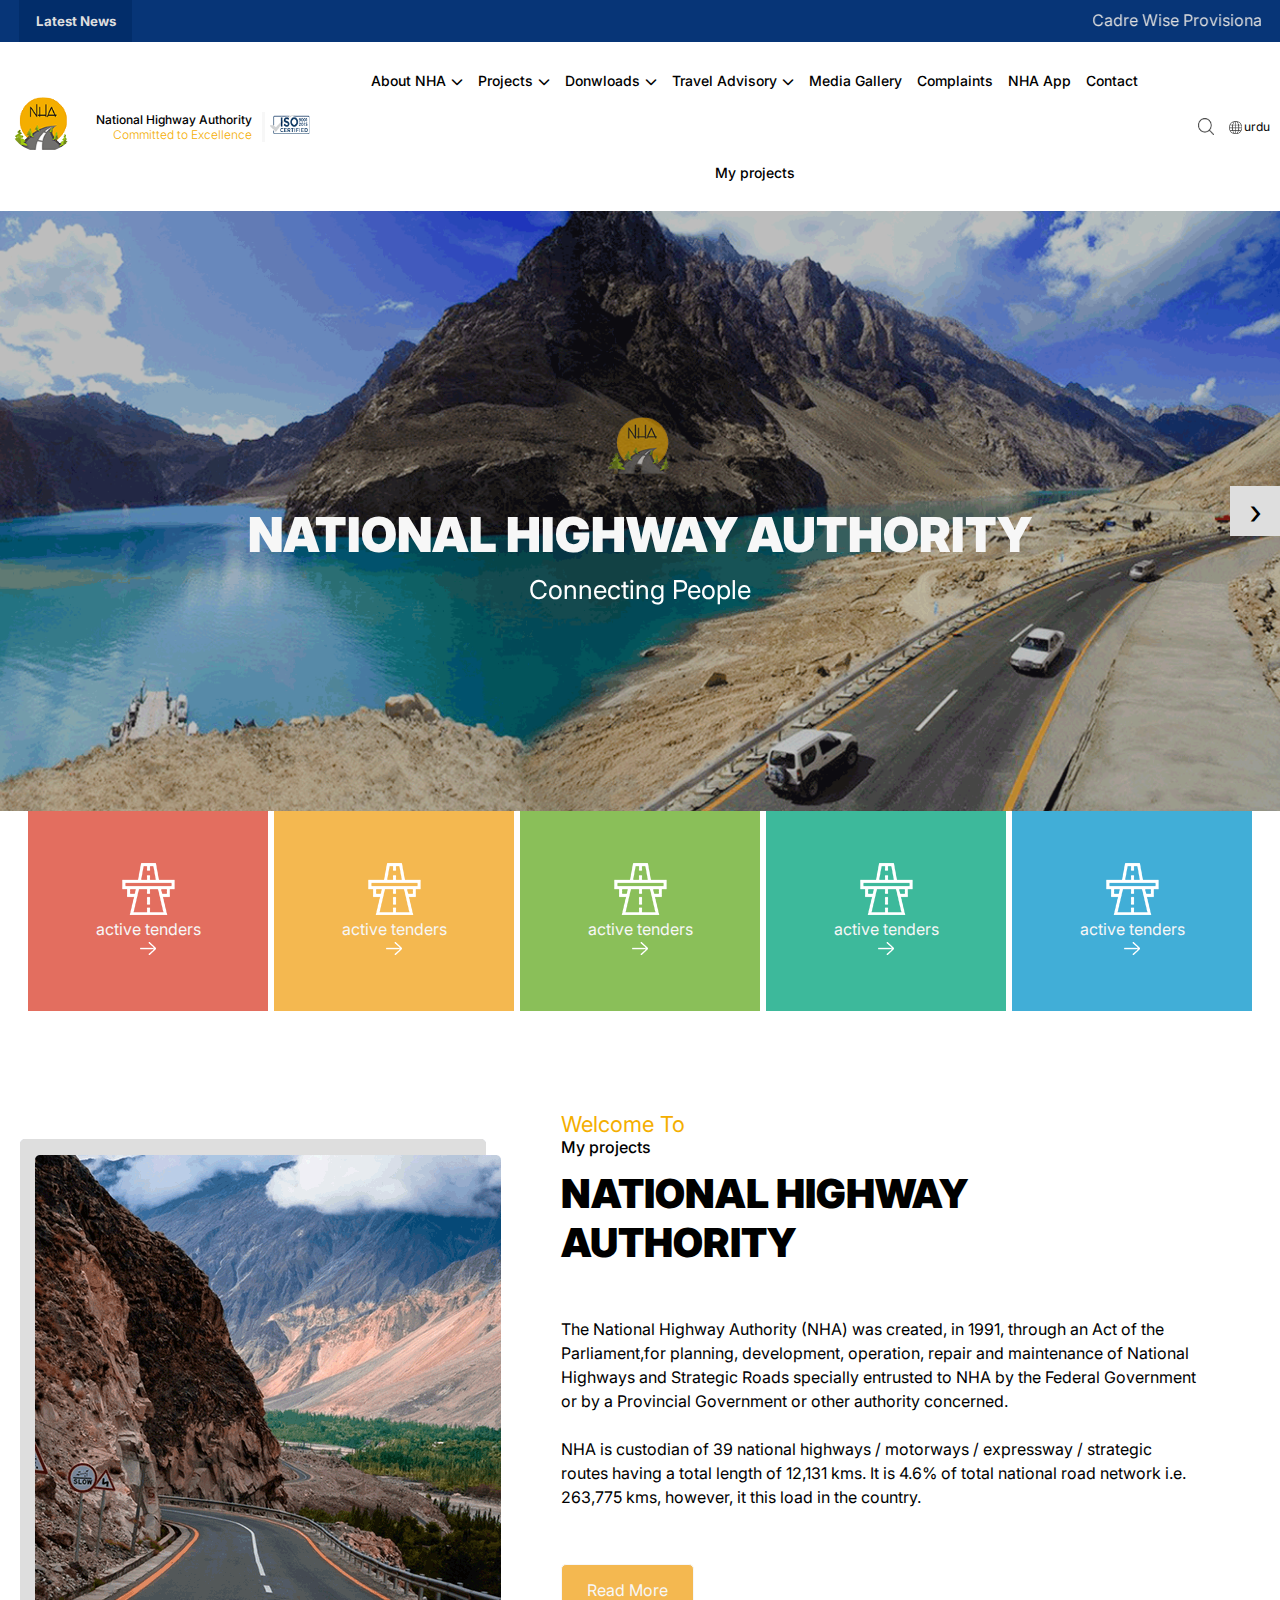
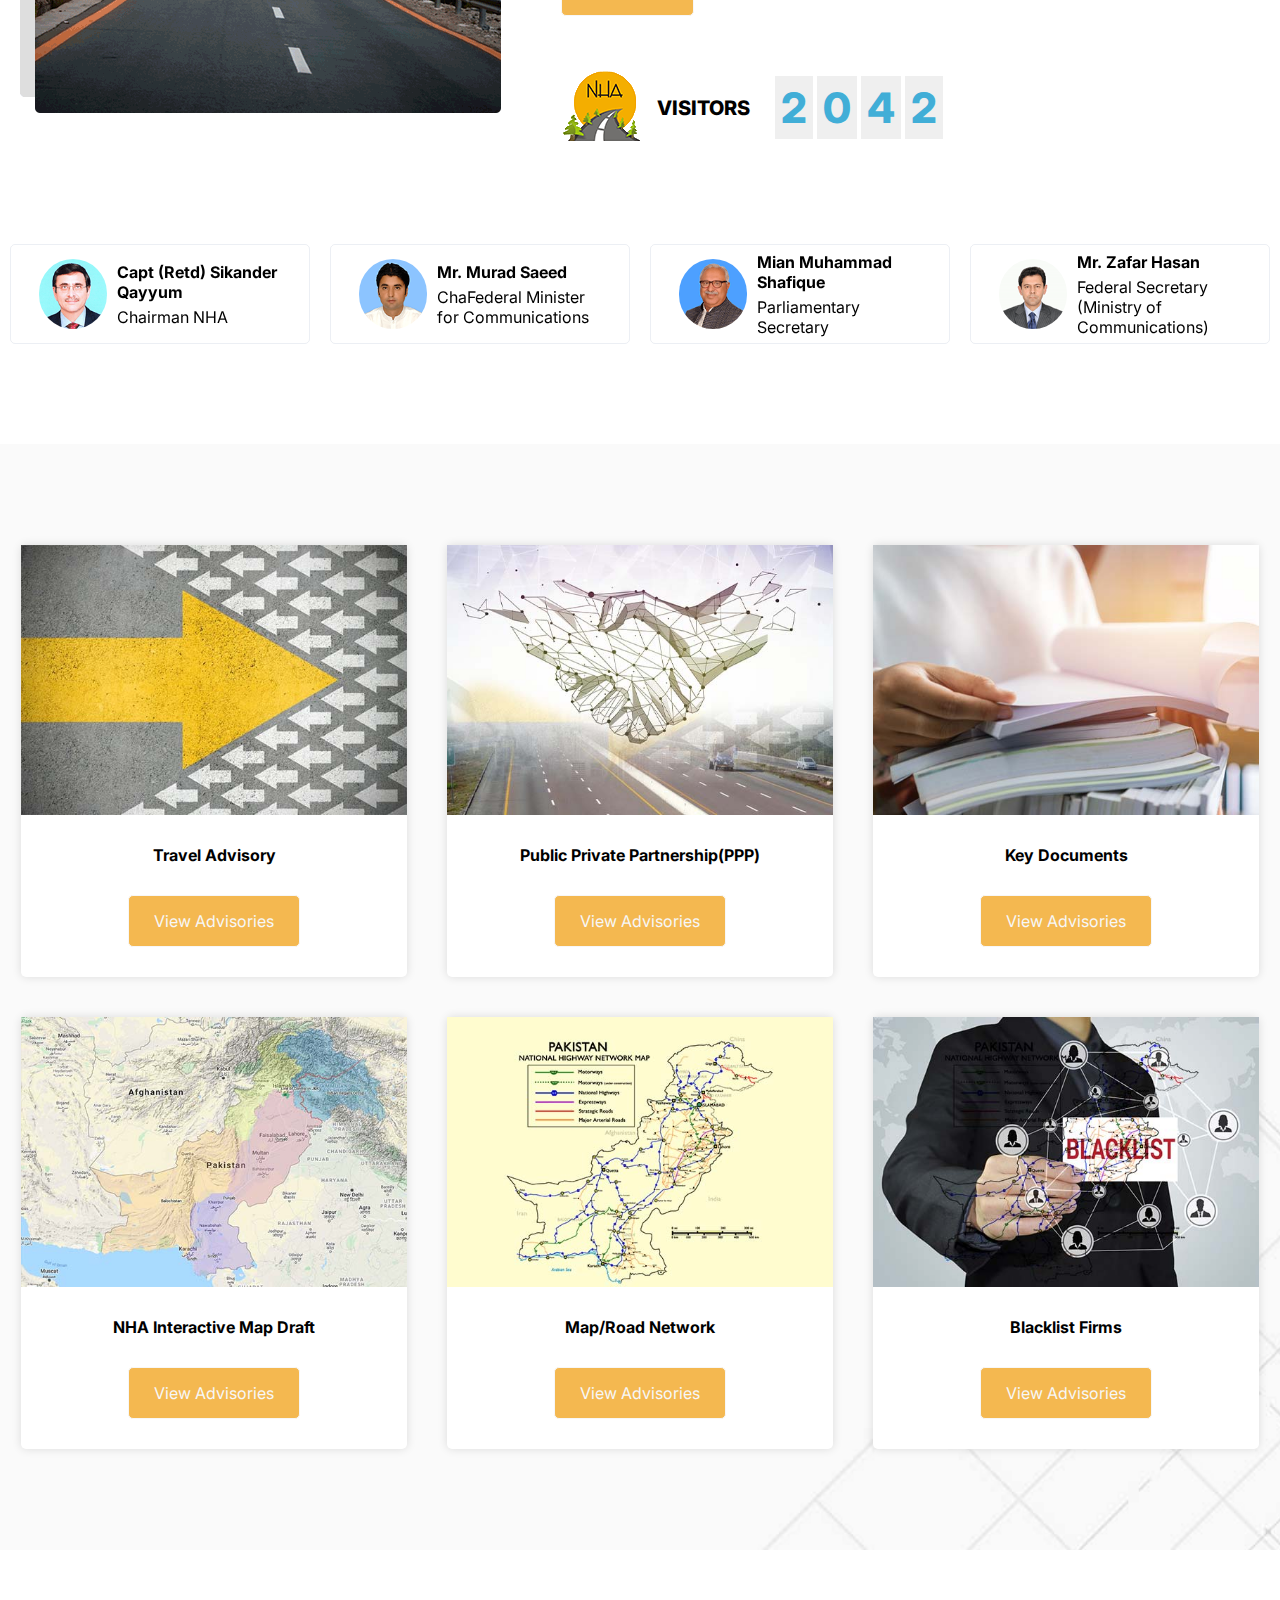
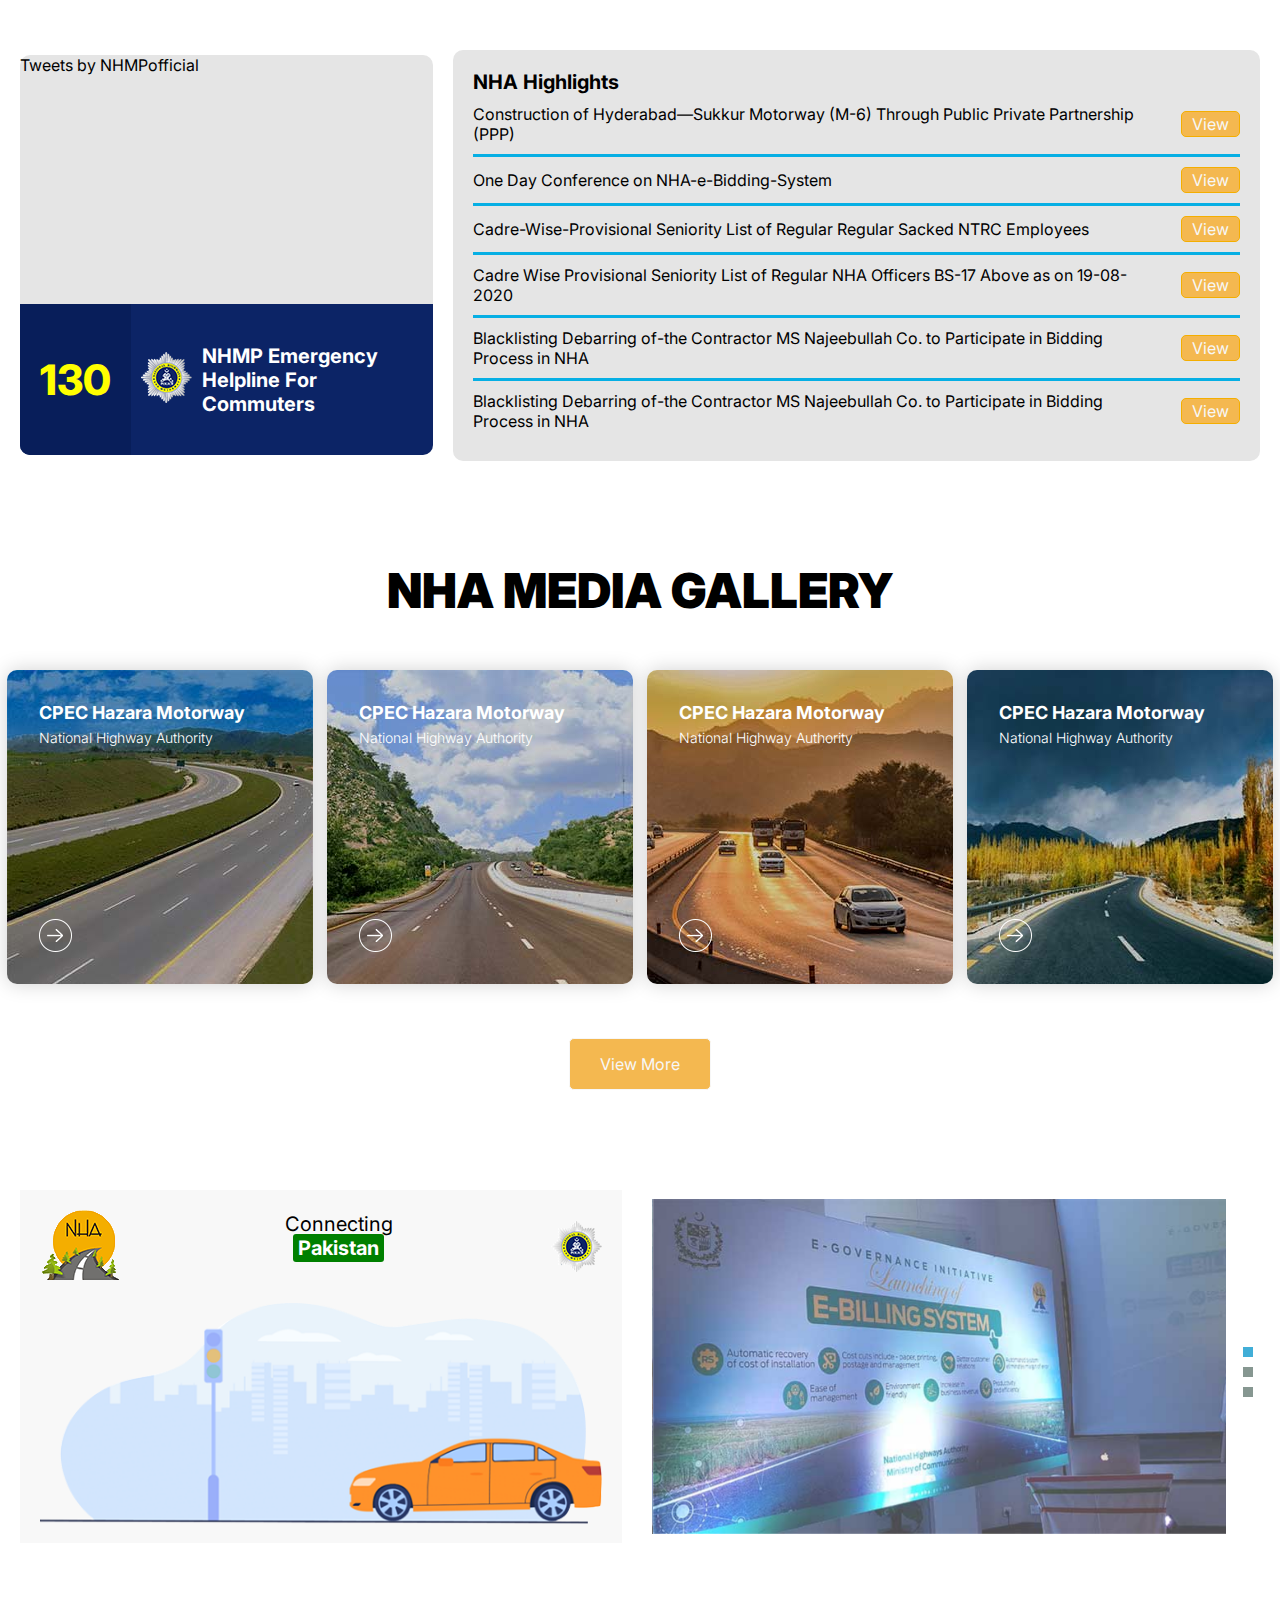
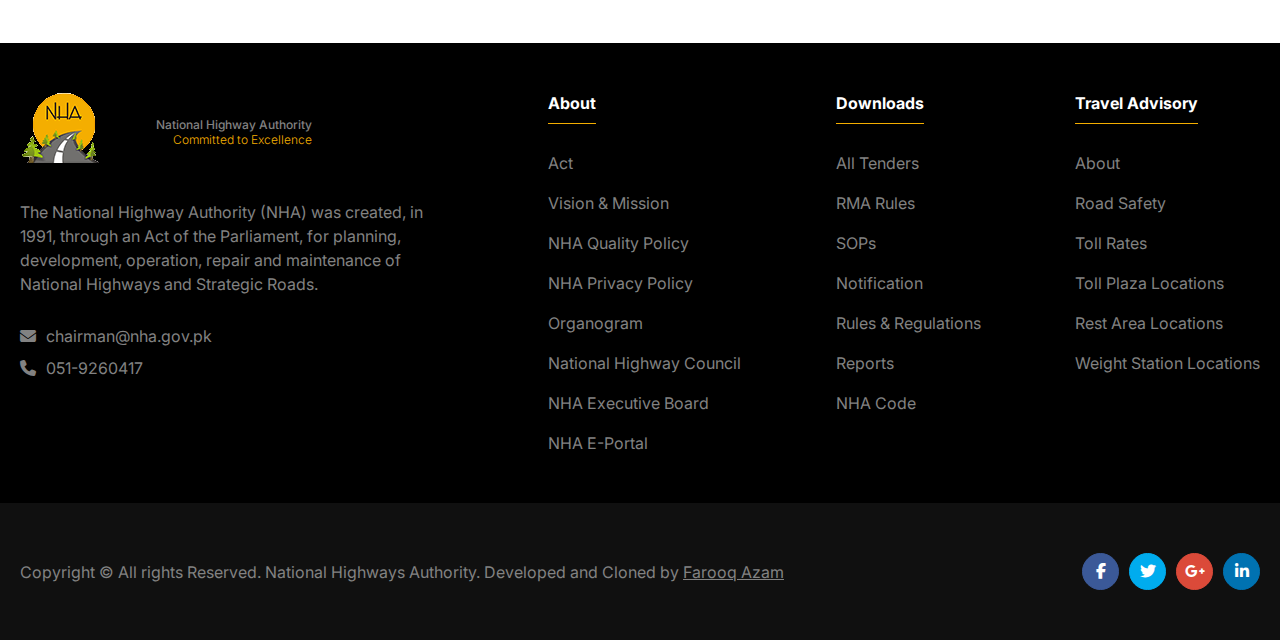
<file: index.html>
<!DOCTYPE html>
<html lang="en">

<head>
    <meta charset="UTF-8" />
    <meta http-equiv="X-UA-Compatible" content="IE=edge" />
    <meta name="viewport" content="width=device-width, initial-scale=1.0" />

    <!-- Styling -->
    <link rel="stylesheet" href="styling/main-styling.css" />
    <link rel="stylesheet" href="styling/owl.carousel.min.css" />
    <link rel="stylesheet" href="styling/owl.theme.default.min.css" />

    <!--********** Animation   **********-->
    <link rel="stylesheet" href="styling/animate.css" />
    <!--********** Font Awesome  **********-->
    <link rel="stylesheet" href="https://cdnjs.cloudflare.com/ajax/libs/font-awesome/6.2.0/css/all.min.css" />
    <!--********** Favicon  **********-->
    <link rel="icon" type="image/x-icon" href="/media/logo.png" />

    <title>National Highway Authority | Home</title>
</head>

<body>
    <!--******************** Header Starts ********************-->
    <header class="header_container">
        <div class="header-inner-top">
            <div class="main_container">
                <section class="header_top_marquee">
                    <!-- <div class="inner_container"> -->
                    <h5>
                        Latest News
                    </h5>
                    <marquee class="marquee_text" behavior="scroll" direction="left" onmouseover="this.stop();"
                        onmouseout="this.start();">
                        <ul>
                            <li>
                                <a href="#">Cadre Wise Provisional Seniority List of Regular / Sacked / NTRC Employees
                                    of
                                    NHA
                                    (BS-01 to 16)
                                    as on 25-08-2020</a>
                            </li>
                            <li>
                                <a href="#">Annual Procurement Plan For 2018-19 (MIS Section)</a>
                            </li>
                        </ul>
                    </marquee>
                    <!-- </div> -->

                </section>
            </div>
        </div>
        <div class="main_container">
            <div class="nav_header">
                <div class="logo_div">
                    <div class="logo_img">
                        <a href="NHA-home.htm">
                            <img src="media/logo.png" alt="">
                        </a>
                    </div>
                    <div class="logo_text">
                        <span class="nha_heading">National Highway Authority</span>
                        <span class="nha_tagline">Committed to Excellence</span>
                    </div>
                </div>
                <div class="iso_div">
                    <img src="media/iso-certified.png" alt="">
                </div>
                <div class="nav_div">
                    <div class="humberbger_nav">
                        <a href="#" class="icon" onclick="myFunction()"><i class="fa fa-bars"></i></a>
                        <ul class="dropdown_menu_mobile" id="myLinks">
                            <li class="nav_item">
                                <a href="#" class="nav_link clickedShow">About NHA<i
                                        class="fa-solid fa-chevron-down"></i></a>
                                <ul class="dropdown_menu">
                                    <li><a class="dropdown_item" href="#">Link One</a></li>
                                    <li><a class="dropdown_item" href="#">Another link</a></li>
                                    <li><a class="dropdown_item" href="#">Third Link</a></li>
                                </ul>
                            </li>
                            <li class="nav_item">
                                <a href="#" class="nav_link clickedShow">Projects<i
                                        class="fa-solid fa-chevron-down"></i></a>
                                <ul class="dropdown_menu">
                                    <li><a class="dropdown_item" href="#">Link One</a></li>
                                    <li><a class="dropdown_item" href="#">Another link</a></li>
                                    <li><a class="dropdown_item" href="#">Third Link</a></li>
                                </ul>
                            </li>
                            <li class="nav_item">
                                <a href="#" class="nav_link clickedShow">Donwloads<i
                                        class="fa-solid fa-chevron-down"></i></a>
                                <ul class="dropdown_menu">
                                    <li><a class="dropdown_item" href="#">Link One</a></li>
                                    <li><a class="dropdown_item" href="#">Another link</a></li>
                                    <li><a class="dropdown_item" href="#">Third Link</a></li>
                                </ul>
                            </li>
                            <li class="nav_item">
                                <a href="#" class="nav_link clickedShow">Travel Advisory<i
                                        class="fa-solid fa-chevron-down"></i></a>
                                <ul class="dropdown_menu">
                                    <li><a class="dropdown_item" href="#">Link One</a></li>
                                    <li><a class="dropdown_item" href="#">Another link</a></li>
                                    <li><a class="dropdown_item" href="#">Third Link</a></li>
                                    <li><a class="dropdown_item" href="#">Another link</a></li>
                                    <li><a class="dropdown_item" href="#">Link One</a></li>
                                </ul>
                            </li>
                            <li class="nav_item"><a href="#" class="nav_link">Media Gallery</a></li>
                            <li class="nav_item"><a href="#" class="nav_link">Complaints</a></li>
                            <li class="nav_item"><a href="#" class="nav_link">NHA App</a></li>
                            <li class="nav_item"><a href="#" class="nav_link">Site Map</a></li>
                            <li class="nav_item"><a href="#" class="nav_link">Contact</a></li>
                            <li class="nav_item"><a href="./my_proj.html" class="nav_link">My projects</a></li>
                        </ul>
                    </div>
                    <nav class="navbar">
                        <ul class="nav_menu">
                            <li class="nav_item">
                                <a href="#" class="nav_link">About NHA<i class="fa-solid fa-chevron-down"></i></a>
                                <ul class="dropdown_menu">
                                    <li><a class="dropdown_item" href="#">Link One</a></li>
                                    <li><a class="dropdown_item" href="#">Another link</a></li>
                                    <li><a class="dropdown_item" href="#">Third Link</a></li>
                                </ul>
                            </li>
                            <li class="nav_item">
                                <a href="#" class="nav_link">Projects<i class="fa-solid fa-chevron-down"></i></a>
                                <ul class="dropdown_menu">
                                    <li><a class="dropdown_item" href="#">Link One</a></li>
                                    <li><a class="dropdown_item" href="#">Another link</a></li>
                                    <li><a class="dropdown_item" href="#">Third Link</a></li>
                                </ul>
                            </li>
                            <li class="nav_item">
                                <a href="#" class="nav_link">Donwloads<i class="fa-solid fa-chevron-down"></i></a>
                                <ul class="dropdown_menu">
                                    <li><a class="dropdown_item" href="#">Link One</a></li>
                                    <li><a class="dropdown_item" href="#">Another link</a></li>
                                    <li><a class="dropdown_item" href="#">Third Link</a></li>
                                </ul>
                            </li>
                            <li class="nav_item">
                                <a href="#" class="nav_link">Travel Advisory<i class="fa-solid fa-chevron-down"></i></a>
                                <ul class="dropdown_menu">
                                    <li><a class="dropdown_item" href="#">Link One</a></li>
                                    <li><a class="dropdown_item" href="#">Another link</a></li>
                                    <li><a class="dropdown_item" href="#">Third Link</a></li>
                                    <li><a class="dropdown_item" href="#">Another link</a></li>
                                    <li><a class="dropdown_item" href="#">Link One</a></li>
                                </ul>
                            </li>
                            <li class="nav_item item_hide"><a href="#" class="nav_link">Media Gallery</a></li>
                            <li class="nav_item"><a href="#" class="nav_link">Complaints</a></li>
                            <li class="nav_item item_hide"><a href="#" class="nav_link">NHA App</a></li>
                            <li class="nav_item"><a href="#" class="nav_link">Contact</a></li>
                            <li class="nav_item"><a href="./my_proj.html" class="nav_link">My projects</a></li>
                        </ul>
                    </nav>
                </div>
                <div class="search_div" onclick="showSearchBar()">
                    <a href="#"><img src="media/search.png" alt="" id="search_form" onclick="showSearchBar()"></a>
                    <form action="#" id="s_bar_form" class="dcwvvw">
                        <input id="searchInput" type="text" placeholder="Search.." name="search">
                        <button type="submit"><i class="fa fa-search"></i></button>
                    </form>
                </div>
                <div class="lang_div">
                    <a href="#"><img src="media/lang-change.png" alt="">urdu</a>
                    <!-- <label for="browser"></label> -->
                    <!-- <input list="languages" name="language" id="language">

                <datalist id="languages">
                    <option value="Urdu">
                    <option value="English">
                    <option value="Pashto">
                    <option value="Arabic">
                    <option value="Spenish">
                </datalist> -->
                </div>
            </div>
        </div>
    </header>
    <!--******************** Header Ends ********************-->

    <!--******************** main content Starts ********************-->
    <main class="main_section_container">
        <section>
            <div class="top_slider owl_one owl-carousel">
                <div class="item">
                    <div class="item_inner">
                        <img src="media/slider-logo.png" alt="">
                        <h1 class="slider_heading">national highway authority</h1>
                        <h3 class="slider_tagline">connecting people</h3>
                    </div>
                </div>
                <div class="item">
                    <div class="item_inner">
                        <img src="media/slider-logo.png" alt="">
                        <h1 class="slider_heading">national highway authority</h1>
                        <h3 class="slider_tagline">connecting people Slider two</h3>
                    </div>
                </div>
            </div>
        </section>
        <section class="main_container">
            <div class="inner_container bellow_topSlider">
                <div class="inner_div">
                    <div class="under_hero tenders">
                        <a href="#"><img src="media/active-tenders.png" alt=""></a>
                        <a href="#"><span>active tenders</span></a>
                        <a href="#"><img src="media/link-frwrd.png" alt=""></a>
                    </div>
                    <div class="under_hero bidding">
                        <a href="#"><img src="media/active-tenders.png" alt=""></a>
                        <a href="#"><span>active tenders</span></a>
                        <a href="#"><img src="media/link-frwrd.png" alt=""></a>
                    </div>
                    <div class="under_hero toll_rates">
                        <a href="#"><img src="media/active-tenders.png" alt=""></a>
                        <a href="#"><span>active tenders</span></a>
                        <a href="#"><img src="media/link-frwrd.png" alt=""></a>
                    </div>
                    <div class="under_hero our_projects">
                        <a href="#"><img src="media/active-tenders.png" alt=""></a>
                        <a href="#"><span>active tenders</span></a>
                        <a href="#"><img src="media/link-frwrd.png" alt=""></a>
                    </div>
                    <div class="under_hero road_safety">
                        <a href="#"><img src="media/active-tenders.png" alt=""></a>
                        <a href="#"><span>active tenders</span></a>
                        <a href="#"><img src="media/link-frwrd.png" alt=""></a>
                    </div>
                </div>
            </div>
        </section>
        <section class="main_container">
            <div class="inner_container">
                <div class="welcome_outer">
                    <div class="welcome_img">
                        <img src="media/welcome-section-img.png" alt="">
                    </div>
                    <div class="welcome_text">
                        <div class="welcome_text_inner">
                            <span>Welcome To</span><a href="./my_proj.html" class="nav_link">My projects</a>
                            <span class="welcome_heading">national highway authority</span>
                            <p>
                                The National Highway Authority (NHA) was created, in 1991, through an Act of the
                                Parliament,for
                                planning, development, operation, repair and maintenance of National Highways and
                                Strategic
                                Roads specially entrusted to NHA by the Federal Government or by a Provincial Government
                                or
                                other authority concerned. <br><br>
                                NHA is custodian of 39 national highways / motorways / expressway / strategic routes
                                having
                                a total length of 12,131 kms. It is 4.6% of total national road network i.e. 263,775
                                kms,
                                however, it this load in the country.
                            </p>
                            <a href="#" class="read_more">Read More</a>
                        </div>
                        <div class="visitors">
                            <img src="media/logo.png" alt="">
                            <span class="visitor_heading">VISITORS</span>
                            <span class="timer_digits">
                                <span>2</span>
                                <span>0</span>
                                <span>4</span>
                                <span>2</span>
                            </span>
                        </div>
                    </div>
                </div>
            </div>
        </section>
        <section class="main_container">
            <div class="inner_container p_slider">
                <div class="people_slider owl_two owl-carousel">
                    <div class="item">
                        <div class="people_item_inner">
                            <img src="media/people/chairman.png" alt="">
                            <div class="inner_item_text">
                                <span class="people_slider_heading">Capt (Retd) Sikander Qayyum</span>
                                <span class="people_slider_tagline">Chairman NHA</span>
                            </div>
                        </div>
                    </div>
                    <div class="item">
                        <div class="people_item_inner">
                            <img src="media/people/murad-saeed.png" alt="">
                            <div class="inner_item_text">
                                <span class="people_slider_heading">Mr. Murad Saeed</span>
                                <span class="people_slider_tagline">ChaFederal Minister for Communications</span>
                            </div>
                        </div>
                    </div>
                    <div class="item">
                        <div class="people_item_inner">
                            <img src="media/people/secretory.png" alt="">
                            <div class="inner_item_text">
                                <span class="people_slider_heading">Mian Muhammad Shafique</span>
                                <span class="people_slider_tagline">Parliamentary Secretary</span>
                            </div>
                        </div>
                    </div>
                    <div class="item">
                        <div class="people_item_inner">
                            <img src="media/people/minister.png" alt="">
                            <div class="inner_item_text">
                                <span class="people_slider_heading">Mr. Zafar Hasan</span>
                                <span class="people_slider_tagline">Federal Secretary (Ministry of
                                    Communications)</span>
                            </div>
                        </div>
                    </div>
                </div>
            </div>
        </section>
        <section class="adding_background">
            <div class="inner_container">
                <div class="section_inner">
                    <div class="section_inner_div advisory">
                        <img src="media/travel-advisory.jpg" alt="">
                        <h1 class="people_slider_heading">Travel Advisory</h1>
                        <a href="#" class="read_more">View Advisories</a>
                    </div>
                    <div class="section_inner_div ppp">
                        <img src="media/ppp.jpg" alt="">
                        <h1 class="people_slider_heading">Public Private Partnership(PPP)</h1>
                        <a href="#" class="read_more">View Advisories</a>
                    </div>
                    <div class="section_inner_div key_docs">
                        <img src="media/key-docs.jpg" alt="">
                        <h1 class="people_slider_heading">Key Documents</h1>
                        <a href="#" class="read_more">View Advisories</a>
                    </div>
                    <div class="section_inner_div nha_map">
                        <img src="media/nha-map.jpg" alt="">
                        <h1 class="people_slider_heading">NHA Interactive Map Draft</h1>
                        <a href="#" class="read_more">View Advisories</a>
                    </div>
                    <div class="section_inner_div road_networks">
                        <img src="media/road-networks.jpg" alt="">
                        <h1 class="people_slider_heading">Map/Road Network</h1>
                        <a href="#" class="read_more">View Advisories</a>
                    </div>
                    <div class="section_inner_div blacklist_firms">
                        <img src="media/blacklist-firms.jpg" alt="">
                        <h1 class="people_slider_heading">Blacklist Firms</h1>
                        <a href="#" class="read_more">View Advisories</a>
                    </div>
                </div>
            </div>
        </section>

        <!-- Highlights -->
        <section class="main_container">
            <div class="inner_container">
                <div class="container_inner_div">
                    <div class="helpline_div">
                        <div class="helplinediv_inner twitter_feeds">
                            <a class="twitter-timeline" href="https://twitter.com/NHMPofficial?ref_src=twsrc%5Etfw">
                                Tweets by NHMPofficial
                            </a>
                            <script async src="https://platform.twitter.com/widgets.js"></script>
                        </div>
                        <div class="helplinediv_inner helpline_number">
                            <span class="help_num">130</span>
                            <span><img src="media/helpline-img.png" alt=""></span>
                            <span class="help_text">NHMP Emergency Helpline For Commuters</span>
                        </div>
                    </div>
                    <div class="highlights_div">
                        <span class="people_slider_heading">NHA Highlights</span>
                        <div class="highlights_inner">
                            <span>Construction of Hyderabad—Sukkur Motorway (M-6) Through Public Private Partnership
                                (PPP)
                            </span>
                            <a href="#" class="read_more">View</a>
                        </div>
                        <div class="highlights_inner">
                            <span>
                                One Day Conference on NHA-e-Bidding-System
                            </span>
                            <a href="#" class="read_more">View</a>
                        </div>
                        <div class="highlights_inner">
                            <span>
                                Cadre-Wise-Provisional Seniority List of Regular Regular Sacked NTRC Employees
                            </span>
                            <a href="#" class="read_more">View</a>
                        </div>
                        <div class="highlights_inner">
                            <span>
                                Cadre Wise Provisional Seniority List of Regular NHA Officers BS-17 Above as on
                                19-08-2020
                            </span>
                            <a href="#" class="read_more">View</a>
                        </div>
                        <div class="highlights_inner">
                            <span>
                                Blacklisting Debarring of-the Contractor MS Najeebullah Co. to Participate in Bidding
                                Process in NHA
                            </span>
                            <a href="#" class="read_more">View</a>
                        </div>
                        <div class="highlights_inner">
                            <span>
                                Blacklisting Debarring of-the Contractor MS Najeebullah Co. to Participate in Bidding
                                Process in NHA
                            </span>
                            <a href="#" class="read_more">View</a>
                        </div>
                    </div>
                </div>
            </div>
        </section>

        <!-- Media Gallery -->
        <section class="main_container">
            <div class="inner_container media_gallery">
                <div class="slider_heading">
                    <span>NHA MEDIA GALLERY</span>
                </div>
                <div class="gallery">
                    <article class="card">
                        <div class="card__thumb">
                            <img src="media/hazara-motorway.jpg" alt="">
                        </div>
                        <div class="card__content">
                            <h2 class="people_slider_heading"><a href="#">CPEC Hazara Motorway</a></h2>
                            <p class="people_slider_tagline">National Highway Authority</p>
                        </div>
                        <a href="#" class="card__tag"><img src="media/link-arrow.png" alt=""></a>
                    </article>
                    <article class="card">
                        <div class="card__thumb">
                            <img src="media/cpec-route.jpg" alt="">
                        </div>
                        <div class="card__content">
                            <h2 class="people_slider_heading"><a href="#">CPEC Hazara Motorway</a></h2>
                            <p class="people_slider_tagline">National Highway Authority</p>
                        </div>
                        <a href="#" class="card__tag"><img src="media/link-arrow.png" alt=""></a>
                    </article>
                    <article class="card">
                        <div class="card__thumb">
                            <img src="media/salt-range.jpg" alt="">
                        </div>
                        <div class="card__content">
                            <h2 class="people_slider_heading"><a href="#">CPEC Hazara Motorway</a></h2>
                            <p class="people_slider_tagline">National Highway Authority</p>
                        </div>
                        <a href="#" class="card__tag"><img src="media/link-arrow.png" alt=""></a>
                    </article>
                    <article class="card">
                        <div class="card__thumb">
                            <img src="media/development.jpg" alt="">
                        </div>
                        <div class="card__content">
                            <h2 class="people_slider_heading"><a href="#">CPEC Hazara Motorway</a></h2>
                            <p class="people_slider_tagline">National Highway Authority</p>
                        </div>
                        <a href="#" class="card__tag"><img src="media/link-arrow.png" alt=""></a>
                    </article>

                </div>
                <a href="#" class="read_more">View More</a>
            </div>
        </section>

        <!-- Connecting Pakistan -->
        <section class="main_container">
            <div class="inner_container connecting_pak">
                <div class="connecting_pak_div">
                    <div class="connecting_pak_upper">
                        <img src="media/logo.png" alt="">
                        <span class="people_slider_heading">Connecting <span class="pak">Pakistan</span></span>
                        <img src="media/helpline-img.png" alt="">
                    </div>
                    <img class="connectin-pak-car-img" src="media/connectin-pak.png" alt="">
                </div>
                <div class="e_billing">
                    <div class="e_billing_inner owl_three owl-carousel owl-theme">
                        <div class="item">
                            <div class="billing_item_inner">
                                <img src="media/e-billing.jpg" alt="">
                            </div>
                        </div>
                        <div class="item">
                            <div class="billing_item_inner">
                                <img src="media/e-billing.jpg" alt="">
                            </div>
                        </div>
                        <div class="item">
                            <div class="billing_item_inner">
                                <img src="media/e-billing.jpg" alt="">
                            </div>
                        </div>
                    </div>
                </div>
            </div>
        </section>
    </main>
    <!--******************** main content Ends ********************-->

    <!--******************** footer Starts ********************-->
    <footer class=" footer_main">
        <div class="main_container footer_nav_div">
            <div class="f_nav_row">
                <div class="f_nav_col f_logo">
                    <div class="f_logo-text">
                        <div class="f_logo_inner">
                            <a href="NHA-home.htm">
                                <img src="media/logo.png" alt="">
                            </a>
                        </div>
                        <div class="f_text_inner">
                            <span class="nha_heading">National Highway Authority</span>
                            <span class="nha_tagline">Committed to Excellence</span>
                        </div>
                    </div>
                    <div class="f_about_text">
                        <span>
                            The National Highway Authority (NHA) was created, in 1991, through an Act of the
                            Parliament, for planning, development, operation, repair and maintenance of National
                            Highways and Strategic Roads.
                        </span>
                    </div>
                    <div class="f_contact_list">
                        <div class="f_contact f_mail">
                            <a href="mailto:chairman@nha.gov.pk">
                                <span><i class="fa-solid fa-envelope"></i>chairman@nha.gov.pk</span>
                            </a>
                        </div>
                        <div class="f_contact f_phone">
                            <a href="tel:+92-51-1234567">
                                <span><i class="fa-solid fa-phone"></i>051-9260417</span>
                            </a>
                        </div>
                    </div>
                </div>
                <div class="f_nav_col f_about">
                    <nav class="f_about_nav">
                        <h4><span>About</span> </h4>
                        <ul class="f_nav_menu">
                            <li class="f_nav_menu_item">
                                <a href="#" class="f_nav_link">Act</a>
                            </li>
                            <li class="f_nav_menu_item">
                                <a href="#" class="f_nav_link">Vision & Mission</a>
                            </li>
                            <li class="f_nav_menu_item">
                                <a href="#" class="f_nav_link">NHA Quality Policy</a>
                            </li>
                            <li class="f_nav_menu_item">
                                <a href="#" class="f_nav_link">NHA Privacy Policy</a>
                            </li>
                            <li class="f_nav_menu_item">
                                <a href="#" class="f_nav_link">Organogram</a>
                            </li>
                            <li class="f_nav_menu_item">
                                <a href="#" class="f_nav_link">National Highway Council</a>
                            </li>
                            <li class="f_nav_menu_item">
                                <a href="#" class="f_nav_link">NHA Executive Board</a>
                            </li>
                            <li class="f_nav_menu_item">
                                <a href="#" class="f_nav_link">NHA E-Portal</a>
                            </li>
                        </ul>
                    </nav>
                </div>
                <div class="f_nav_col f_downloads">
                    <nav class="f_about_nav">
                        <h4><span>Downloads</span> </h4>
                        <ul class="f_nav_menu">
                            <li class="f_nav_menu_item">
                                <a href="#" class="f_nav_link">All Tenders</a>
                            </li>
                            <li class="f_nav_menu_item">
                                <a href="#" class="f_nav_link">RMA Rules</a>
                            </li>
                            <li class="f_nav_menu_item">
                                <a href="#" class="f_nav_link">SOPs</a>
                            </li>
                            <li class="f_nav_menu_item">
                                <a href="#" class="f_nav_link">Notification</a>
                            </li>
                            <li class="f_nav_menu_item">
                                <a href="#" class="f_nav_link">Rules & Regulations</a>
                            </li>
                            <li class="f_nav_menu_item">
                                <a href="#" class="f_nav_link">Reports</a>
                            </li>
                            <li class="f_nav_menu_item">
                                <a href="#" class="f_nav_link">NHA Code</a>
                            </li>
                        </ul>
                    </nav>
                </div>
                <div class="f_nav_col f_travel_advisory">
                    <nav class="f_about_nav">
                        <h4><span>Travel Advisory</span> </h4>
                        <ul class="f_nav_menu">
                            <li class="f_nav_menu_item">
                                <a href="#" class="f_nav_link">About</a>
                            </li>
                            <li class="f_nav_menu_item">
                                <a href="#" class="f_nav_link">Road Safety</a>
                            </li>
                            <li class="f_nav_menu_item">
                                <a href="#" class="f_nav_link">Toll Rates</a>
                            </li>
                            <li class="f_nav_menu_item">
                                <a href="#" class="f_nav_link">Toll Plaza Locations</a>
                            </li>
                            <li class="f_nav_menu_item">
                                <a href="#" class="f_nav_link">Rest Area Locations</a>
                            </li>
                            <li class="f_nav_menu_item">
                                <a href="#" class="f_nav_link">Weight Station Locations</a>
                            </li>
                        </ul>
                    </nav>
                </div>
            </div>
            <div class="accordion-body">
                <div class="accordion">
                    <!-- <h1>Frequently Asked Questions</h1> -->
                    <!-- <hr> -->
                    <div class="about_accordion container">
                        <div class="label">About</div>
                        <div class="content">
                            <ul class="f_nav_menu">
                                <li class="f_nav_menu_item">
                                    <a href="#" class="f_nav_link">Act</a>
                                </li>
                                <li class="f_nav_menu_item">
                                    <a href="#" class="f_nav_link">Vision & Mission</a>
                                </li>
                                <li class="f_nav_menu_item">
                                    <a href="#" class="f_nav_link">NHA Quality Policy</a>
                                </li>
                                <li class="f_nav_menu_item">
                                    <a href="#" class="f_nav_link">NHA Privacy Policy</a>
                                </li>
                                <li class="f_nav_menu_item">
                                    <a href="#" class="f_nav_link">Organogram</a>
                                </li>
                                <li class="f_nav_menu_item">
                                    <a href="#" class="f_nav_link">National Highway Council</a>
                                </li>
                                <li class="f_nav_menu_item">
                                    <a href="#" class="f_nav_link">NHA Executive Board</a>
                                </li>
                                <li class="f_nav_menu_item">
                                    <a href="#" class="f_nav_link">NHA E-Portal</a>
                                </li>
                            </ul>
                        </div>
                    </div>
                    <hr>
                    <div class="Downloads_accordion container">
                        <div class="label">Downloads</div>
                        <div class="content">
                            <ul class="f_nav_menu">
                                <li class="f_nav_menu_item">
                                    <a href="#" class="f_nav_link">All Tenders</a>
                                </li>
                                <li class="f_nav_menu_item">
                                    <a href="#" class="f_nav_link">RMA Rules</a>
                                </li>
                                <li class="f_nav_menu_item">
                                    <a href="#" class="f_nav_link">SOPs</a>
                                </li>
                                <li class="f_nav_menu_item">
                                    <a href="#" class="f_nav_link">Notification</a>
                                </li>
                                <li class="f_nav_menu_item">
                                    <a href="#" class="f_nav_link">Rules & Regulations</a>
                                </li>
                                <li class="f_nav_menu_item">
                                    <a href="#" class="f_nav_link">Reports</a>
                                </li>
                                <li class="f_nav_menu_item">
                                    <a href="#" class="f_nav_link">NHA Code</a>
                                </li>
                            </ul>
                        </div>
                    </div>
                    <hr>
                    <div class="Travel_accordion container">
                        <div class="label">Travel Advisory</div>
                        <div class="content">
                            <ul class="f_nav_menu">
                                <li class="f_nav_menu_item">
                                    <a href="#" class="f_nav_link">About</a>
                                </li>
                                <li class="f_nav_menu_item">
                                    <a href="#" class="f_nav_link">Road Safety</a>
                                </li>
                                <li class="f_nav_menu_item">
                                    <a href="#" class="f_nav_link">Toll Rates</a>
                                </li>
                                <li class="f_nav_menu_item">
                                    <a href="#" class="f_nav_link">Toll Plaza Locations</a>
                                </li>
                                <li class="f_nav_menu_item">
                                    <a href="#" class="f_nav_link">Rest Area Locations</a>
                                </li>
                                <li class="f_nav_menu_item">
                                    <a href="#" class="f_nav_link">Weight Station Locations</a>
                                </li>
                            </ul>
                        </div>
                    </div>
                    <hr>
                </div>
            </div>
        </div>
        <div class="footer_copyright_div">
            <div class="main_container">
                <div class="footer_copyright_div remove-padding">


                    <div class="copyright_div">
                        <span>Copyright © All rights Reserved. National Highways Authority. <span
                                class="developed_by_usol">Developed and Cloned by <a href="#"><span
                                        style="text-decoration: underline;">Farooq Azam</span></a></span> </span>
                    </div>
                    <div class="f_social_media">
                        <ul class="social_media_links">
                            <li class="social_item f_fb">
                                <a href="#" class="social_link"><span><i class="fa-brands fa-facebook-f"></i></span></a>
                            </li>
                            <li class="social_item f_tw">
                                <a href="#" class="social_link"><span><i class="fa-brands fa-twitter"></i></span></a>
                            </li>
                            <li class="social_item f_gp">
                                <a href="#" class="social_link"><span><i
                                            class="fa-brands fa-google-plus-g"></i></span></a>
                            </li>
                            <li class="social_item f_li">
                                <a href="#" class="social_link"><span><i
                                            class="fa-brands fa-linkedin-in"></i></span></a>
                            </li>
                        </ul>
                    </div>
                </div>
            </div>
        </div>
    </footer>
    <!--******************** footer Ends ********************-->

    <!--********** Scripts  **********-->
    <script>

    </script>
    <script src="js/main-script.js"></script>
    <script src="js/jquery.js"></script>
    <script>
        // $("p").hide();
    </script>
    <script src="js/owl.carousel.min.js"></script>
    <script>
        $(document).ready(function () {
            $(".owl_one").owlCarousel({
                loop: false,
                margin: 20,
                nav: true,
                dots: false,
                // autoplay: true,
                items: 1,
                // animateIn: "animate__animated animate__slideInRight",
                // animateOut: "animate__animated animate__slideOutLeft",
            });
            $(".people_slider").owlCarousel({
                loop: true,
                margin: 0,
                nav: false,
                dots: true,
                // autoplay: true,
                // items: 4,
                animateIn: "animate__animated animate__slideInRight",
                animateOut: "animate__animated animate__slideOutLeft",
                responsiveClass: true,
                responsive: {
                    // breakpoint from 0 up
                    0: {
                        items: 1,
                        nav: true,
                    },
                    // breakpoint from 500 up
                    600: {
                        items: 2,
                        gap: 10,
                    },
                    // breakpoint from 1000 up
                    1000: {
                        items: 3,
                        gap: 10,
                    },
                    // breakpoint from 1220 up
                    1219: {
                        items: 4,
                        gap: 10,
                    },
                },
            });
            $(".owl_three").owlCarousel({
                loop: true,
                margin: 0,
                nav: false,
                dots: true,
                // autoplay: true,
                // items: 1,
                animateIn: "animate__animated animate__slideInRight",
                animateOut: "animate__animated animate__slideOutLeft",
                responsiveClass: true,
                responsive: {
                    // breakpoint from 0 up
                    0: {
                        items: 1,
                    },
                    // breakpoint from 768 up
                    768: {
                        items: 1,
                    },
                    // breakpoint from 768 up
                    1024: {
                        items: 1,
                    },
                },
            });
        });


    </script>
</body>

</html>
</file>
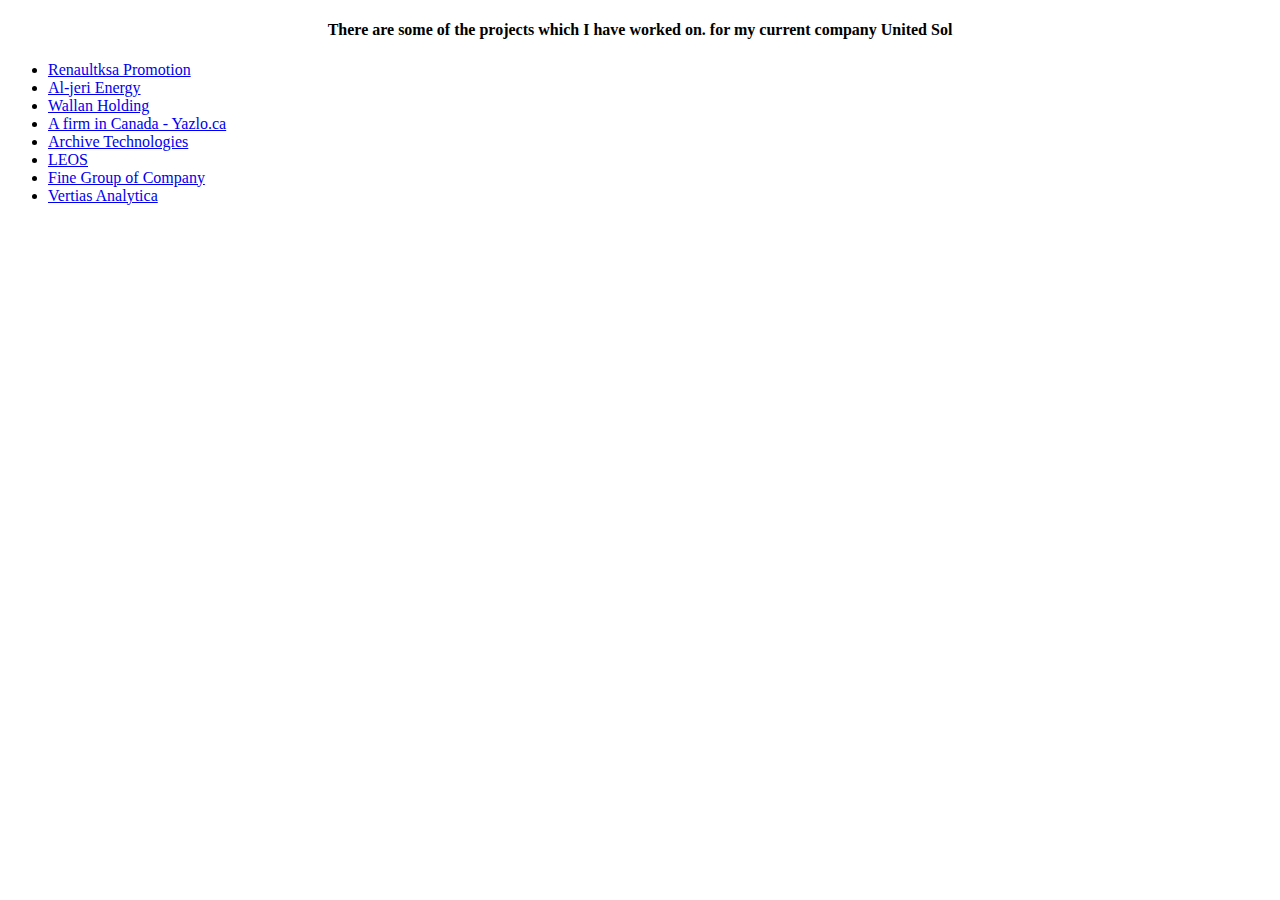
<file: my_proj.html>
<!DOCTYPE html>
<html lang="en">
<head>
    <meta charset="UTF-8">
    <meta name="viewport" content="width=device-width, initial-scale=1.0">
    <title>My Projects </title>
</head>
<body>
<center><h4>There are some of the projects which I have worked on. for my current company United Sol</h4></center>
<ul>
    <li>
        <a href="https://promotions.renaultksa.com/">Renaultksa Promotion</a>
    </li>
    <li>
        <a href="https://aljerienergy.kinsta.cloud/">Al-jeri Energy</a>
    </li>
    <li>
        <a href="https://wallanholding.kinsta.cloud/">Wallan Holding</a>
    </li>
    <li>
        <a href="https://www.yazlo.ca/">A firm in Canada - Yazlo.ca</a>
    </li>
    <li>
        <a href="https://archivetechnologies.com.pk/">Archive Technologies</a>
    </li>
    <li>
        <a href="https://www.leos.pk/">LEOS</a>
    </li>
    <li>
        <a href="https://www.finegroup.pk/">Fine Group of Company</a>
    </li>
    <li>
        <a href="https://veritas.usol360.com/">Vertias Analytica</a>
    </li>
</ul>
</body>
</html>
</file>
<file: styling/main-styling.css>
@import url("https://fonts.googleapis.com/css2?family=Inter:wght@100;200;300;400;500;600;700;800;900&display=swap");

* {
  margin: 0;
  padding: 0;
  box-sizing: border-box;
  font-family: "Inter", sans-serif;
  /* background-color: #00000048; */
}

.main_container {
  width: 100%;
  max-width: 1600px;
  margin: 0 auto;
}

.inner_container {
  width: 100%;
  max-width: 1400px;
  margin: 100px auto;
}

ul,
ul li {
  margin: 0;
  padding: 0;
  list-style: none;
}

a {
  text-decoration: unset;
  color: unset;
}

:root {
  --dark-blue: #022d6a;
  --text-color: #dedede;
  --second-blue: #073577;
  --secondary-color: #f7f7f7;
  --tertiary-color: #f4ae00;
}

.nav_header,
.nav_menu,
.logo_div,
.inner_div,
.welcome_outer,
.people_item_inner,
.container_inner_div,
.helpline_number,
.gallery {
  display: flex;
  justify-content: center;
  align-items: center;
}

.dropdown_menu_mobile,
.humberbger_nav {
  display: none;
}

/* 
1- Header Styling
2- Main Content Styling
3- Footer Styling
*/
.marquee_text a:hover {
  color: #fff;
}
/****************************
1- Header Styling Starts  
****************************/
.header_top_marquee {
  display: flex;
  justify-content: center;
  min-height: 42px;
  background: var(--second-blue);
  padding: 0 1.5%;
}

.header_top_marquee h5 {
  background: var(--dark-blue);
  color: var(--text-color);
  width: 10%;
  display: flex;
  justify-content: center;
  align-items: center;
}

.marquee_text ul {
  display: flex;
  justify-content: center;
  align-items: center;
  gap: 100px;
  padding: 10px 0;
  color: var(--text-color);
}

.nav_header {
  min-height: 1px;
  padding: 20px 10px;
  gap: 0px;
  justify-content: space-between;
}

.logo_text {
  display: flex;
  flex-direction: column;
  align-items: flex-end;
  border-right: 3px solid var(--secondary-color);
  padding-right: 10px;
}

span.nha_heading {
  font-size: 12px;
  font-weight: 500;
  text-align: end;
}

.nha_tagline {
  font-size: 12px;
  font-weight: 300;
  color: var(--tertiary-color);
  text-align: end;
}

.iso_div img {
  width: 80%;
}

.iso_div {
  /* padding: 0 5px; */
  text-align: center;
  flex-basis: 4%;
}

/* .logo_div:nth-child(1) {
    flex-basis: 15%;
} */
.logo_div img {
  width: 75%;
  border-radius: 100%;
}

.lang_div img {
  width: 25%;
  vertical-align: middle;
  position: relative;
  top: 0.05rem;
}

.lang_div a {
  display: flex;
  justify-content: flex-end;
  align-items: center;
  gap: 2px;
  font-size: 12px;
}

.nav_menu {
  gap: 15px;
  font-size: 14px;
  flex-wrap: wrap;
  justify-content: flex-start;
  margin: 0 10px;
}

.nav_link {
  transition: 0.3s ease-in-out;
  font-weight: 500;
}

.nav_link:hover {
  color: var(--tertiary-color);
  /* text-shadow: 0 0 1px var(--dark-blue); */
}

.nav_item {
  position: relative;
}

.nav_link i {
  font-size: 12px;
  padding-left: 5px;
}

.dropdown_menu {
  display: none;
  transition: 0.3s ease;
  z-index: 9;
}

.nav_item:hover .dropdown_menu {
  display: flex;
  flex-direction: column;
  justify-content: center;
  align-items: flex-start;
  gap: 25px;
  padding: 20px 20px;
  position: absolute;
  top: 20px;
  left: -8px;
  background: var(--dark-blue);
  min-width: 135px;
  min-height: 120px;
}

@media screen and (min-width: 767px) {
  .nav_div {
    flex: 1;
  }
  .nav_menu {
    gap: 15px;
    font-size: 14px;
    flex-wrap: wrap;
    justify-content: center;
    margin: 0 10px;
  }
}
.dropdown_item {
  transition: 0.3s;
  color: var(--text-color);
}

.dropdown_item:hover {
  color: var(--tertiary-color);
}

/* Change background color of buttons on hover */
.tab button:hover {
  color: #fff;
  background-color: #34715c88;
}

.search_div form {
  display: none;
}

/* Show class */
form#s_bar_form {
  position: absolute;
  top: 47px;
  right: -50px;
  min-width: 248px;
  height: 35px;
  z-index: 2;
}
.show {
  display: block !important;
  position: absolute;
  top: 25px;
  right: 0px;
  min-width: 248px;
  height: 35px;
  z-index: 2;
}
.search_div {
  position: relative;
}
#s_bar_form input {
  height: 100%;
  padding: 0 10px;
}

form#s_bar_form button {
  height: 100%;
  width: 15%;
}

#s_bar_form input:focus-visible,
form#s_bar_form button:hover {
  outline: none;
  border-color: #f4ae00;
  box-shadow: inset 0 0 2px #f4ae00;
  border-radius: 5px;
}
#s_bar_form button:hover i {
  color: #f4ae00;
}

.search_div img {
  width: 70%;
  vertical-align: middle;
}

.search_div a {
  text-align: center;
  display: flex;
  justify-content: center;
  align-items: center;
}

/****************************
Header Styling Ends  
****************************/

/*********************************** 
1- Main Content Styling Starts  
***********************************/
.top_slider {
  background-image: url(/media/hero-slider-bg.png);
  background-position: center center;
  background-repeat: no-repeat;
  background-size: cover;
}

.top_slider .owl-item img {
  width: 5% !important;
}

.item_inner {
  display: flex;
  flex-direction: column;
  justify-content: center;
  align-items: center;
  height: 600px;
  gap: 30px;
}

.slider_heading {
  color: var(--secondary-color);
  font-size: 48px;
  font-weight: 900;
  text-transform: uppercase;
}

.slider_tagline {
  color: #fff;
  text-transform: capitalize;
  font-weight: 400;
  font-size: 26px;
  margin-top: -20px;
}

.owl-next {
  background: var(--text-color) !important;
  width: 50px;
  height: 50px;
  position: absolute;
  margin-right: 0;
  right: 0;
  top: 50%;
  transform: translate(0%, -50%);
}

.owl-prev {
  background: var(--text-color) !important;
  width: 50px;
  height: 50px;
  position: absolute;
  margin-left: 0;
  left: 0;
  top: 50%;
  transform: translate(0%, -50%);
}

.owl-next span,
.owl-prev span {
  font-size: 35px;
}

.top_slider .owl-nav .owl-prev.disabled,
.top_slider .owl-nav .owl-next.disabled {
  visibility: hidden;
}

/* Bellow Top Slider */
.inner_container.bellow_topSlider {
  margin: 0 auto;
}

.inner_div {
  justify-content: center;
  flex-wrap: wrap;
  gap: 6px;
  padding: 0 20px;
}

.under_hero {
  display: flex;
  flex-direction: column;
  justify-content: center;
  align-items: center;
  /* padding: 35px 50px; */
  min-width: 240px;
  height: 200px;
  color: var(--secondary-color);
}

.tenders {
  background: #e36e5f;
}

.under_hero a img:hover {
  mix-blend-mode: soft-light;
}

.bidding {
  background-color: #f4b850;
}

.toll_rates {
  background-color: #8abf59;
}

.our_projects {
  background-color: #3db99b;
}

.road_safety {
  background-color: #41aed7;
}

.under_hero span {
  margin: 18px 0 10px;
}

/* .welcome_outer {
    padding: 100px 140px;
} */
.welcome_outer {
  padding: 0 20px;
}

.welcome_text {
  padding: 0 60px;
}

.welcome_text_inner {
  display: flex;
  flex-direction: column;
  align-items: flex-start;
}

.welcome_heading {
  display: block;
  font-size: 40px;
  font-weight: 900;
  text-transform: uppercase;
  margin: 12px 0 50px;
}

.welcome_text_inner p {
  line-height: 1.5;
}

.read_more {
  background-color: #f4b850;
  color: var(--secondary-color);
  padding: 15px 25px;
  margin: 55px 0;
  border-radius: 5px;
  border: 1px solid;
  transition: 0.3s ease;
}

.read_more:hover {
  background-color: transparent;
  color: var(--tertiary-color);
  font-weight: bold;
}

.welcome_text_inner span:nth-child(1) {
  color: var(--tertiary-color);
  font-size: 22px;
}

.visitors {
  display: flex;
  justify-content: flex-start;
  align-items: center;
}

.visitor_heading {
  font-weight: 800;
  font-size: 20px;
  margin: 0 10px;
}

.timer_digits {
  margin-left: 15px;
}

.timer_digits span {
  background-color: #efefef;
  padding: 6px;
  font-size: 42px;
  font-weight: 800;
  color: #41aed7;
}

/* People Slider */
/* .people_slider {
    width: 1400px !important;
    margin: auto;
} */
.inner_container.p_slider {
  margin: auto;
}

.people_item_inner:hover {
  background-color: #07357714;
  color: #000;
}

.people_item_inner {
  padding: 20px 12px;
  gap: 10px;
  height: 100px;
  width: 300px;
  margin: auto;
  border: 1px solid #07357714;
  border-radius: 5px;
  /* width: 72%;
    margin: auto; */
}

/* .people_slider .owl-nav {
  display: block !important;
} */

@media screen and (min-width: 767px) {
  .nav_item {
    position: relative;
    padding: 30px 0;
  }
  .nav_header {
    padding: 0 10px;
  }
  .nav_item:hover .dropdown_menu {
    top: 77px;
  }
}

@media screen and (max-width: 600px) {
  .people_slider .owl-nav {
    display: block !important;
  }
  .people_slider .owl-prev,
  .people_slider .owl-next {
    width: 25px;
    height: 25px;
    border-radius: 30px;
  }
  .people_slider .owl-prev {
    left: 0 !important;
    transition: 0.3s ease;
  }

  .people_slider .owl-next {
    right: 0 !important;
    transition: 0.3s ease;
  }
  .people_slider .owl-prev span,
  .people_slider .owl-next span {
    font-size: 19px;
  }
}

.people_item_inner img {
  display: block;
  width: 25% !important;
  border-radius: 100px;
}

.people_slider_heading {
  font-size: 16px;
  font-weight: bold;
}

.people_slider_tagline {
  font-weight: normal;
  font-size: 16px;
  line-height: 1.25;
}

.inner_item_text {
  display: flex;
  flex-direction: column;
  gap: 5px;
  width: 60%;
}

.people_slider .owl-prev,
.people_slider .owl-next {
  width: 35px;
  height: 35px;
  border-radius: 30px;
}

.people_slider .owl-prev {
  left: -45px;
  transition: 0.3s ease;
}

.people_slider .owl-next {
  right: -45px;
  transition: 0.3s ease;
}

.people_slider .owl-prev span,
.people_slider .owl-next span {
  font-size: 24px;
}

.people_slider .owl-nav .owl-next:hover,
.people_slider .owl-nav .owl-prev:hover {
  color: #fff;
  background-color: #41aed7 !important;
}

/* Advisory and stuff */
.section_inner {
  display: grid;
  grid-template-columns: repeat(auto-fill, minmax(380px, 1fr));
  grid-gap: 40px;
  padding: 0 20px;
}

.section_inner_div {
  display: flex;
  flex-direction: column;
  align-items: center;
  gap: 30px;
  border-radius: 5px;
  background-color: #fff;
  box-shadow: 0 0 10px #00000020;
}

.section_inner_div img {
  width: 100%;
}

.section_inner_div .read_more {
  margin: 0 0 30px;
}

.adding_background {
  background-image: url(/media/bg.jpg);
  background-position: center center;
  background-repeat: no-repeat;
  background-size: cover;
  padding: 1px;
  margin: 100px 0;
}

/* Highlights */
.container_inner_div {
  justify-content: space-between;
  padding: 0 20px;
}

.highlights_inner .read_more {
  padding: 2px 10px;
  margin: 0;
  border: 1px solid #f4ae00;
}

.highlights_inner .read_more:hover {
  font-weight: unset;
}

.helpline_div,
.highlights_div {
  background-color: #e5e5e5;
  min-height: 400px;
}

.helpline_div {
  display: flex;
  flex-direction: column;
  justify-content: space-between;
  border-radius: 10px;
  width: 36%;
}

.highlights_div {
  display: flex;
  flex-direction: column;
  align-items: flex-start;
  justify-content: space-around;
  padding: 20px;
  border-radius: 10px;
  margin-left: 20px;
}

.highlights_div .people_slider_heading {
  font-size: 20px;
}

.highlights_inner {
  width: 100%;
  display: flex;
  flex-direction: row;
  align-items: center;
  justify-content: space-between;
  gap: 20px;
  padding: 10px 0;
  border-bottom: 3px solid #06afe4;
}

.highlights_inner:last-child {
  border-bottom: unset;
}

.helpline_number {
  background-color: #0c2466;
  /* padding: 50px 20px; */
  color: #fff;
  border-radius: 0 0 10px 10px;
  justify-content: center;
  gap: 10px;
}

.help_num {
  color: #ffff00;
  font-weight: 800;
  font-size: 42px;
  padding: 50px 20px;
  background-color: #081e5a;
  border-radius: 0 0 0 10px;
}

.help_text {
  font-size: 20px;
  font-weight: bold;
}

.css-1dbjc4n {
  background-color: transparent;
}

iframe#twitter-widget-0 {
  height: 220px !important;
}

/* Media Gallery */
.media_gallery .slider_heading {
  color: #000;
}

.slider_heading {
  text-align: center;
}

.inner_container.media_gallery {
  display: flex;
  justify-content: center;
  align-items: center;
  flex-direction: column;
}

.gallery {
  margin: 50px 0;
  padding: 0 20px;
  display: grid;
  grid-template-columns: repeat(auto-fill, minmax(270px, 1fr));
  grid-gap: 40px;
  width: 100%;
  justify-items: center;
}

.card {
  position: relative;
  display: grid;
}

.card__thumb img {
  border-radius: 10px;
  box-shadow: 0 0 20px #0000002e;
}

.card__content {
  display: flex;
  flex-direction: column;
  justify-content: flex-start;
  align-items: flex-start;
  margin: 2rem;
  color: #fff;
}

.card__content .people_slider_heading {
  font-size: 18px;
  margin-bottom: 6px;
}

.card__content .people_slider_tagline {
  font-size: 14px;
  font-weight: 300;
}

.card__thumb,
.card__content {
  grid-area: 1/-1;
}

.card__tag {
  align-self: flex-end;
  justify-self: start;
  min-width: 34px;
  margin: 2rem;
  grid-area: 1/-1;
}

.inner_container.media_gallery .read_more {
  display: flex;
  text-align: center;
  width: 142px;
  justify-content: center;
  align-items: center;
  margin: 0;
}

/* connectinf Pakistan */
.connecting_pak {
  display: flex;
  align-items: center;
  padding: 0 20px;
  gap: 30px;
}

.connecting_pak_upper {
  text-align: center;
}

.connecting_pak_upper {
  display: flex;
  justify-content: center;
  align-items: center;
  gap: 118px;
}

.connecting_pak_div {
  background-color: #f8f8f8;
  padding: 0px 20px 15px;
}

.connecting_pak_div img {
  margin-top: 20px;
  max-width: 100%;
}

.connecting_pak_upper .people_slider_heading {
  font-size: 20px;
  font-weight: normal;
}

.pak {
  background-color: green;
  color: #fff;
  padding: 2px 5px;
  font-weight: bold;
  border-radius: 3px;
  transition: 0.5s ease;
}

.pak:hover {
  background-color: transparent;
  color: green;
  cursor: pointer;
}

.e_billing {
  width: 49%;
}

.e_billing_inner {
  display: flex !important;
  justify-content: center;
  align-items: center;
}

.owl_three.owl-carousel .owl-item img {
  display: block;
  width: 100%;
}

.e_billing_inner.owl_three .owl-dots {
  display: flex;
  margin: 0 0 0 10px;
  flex-direction: column;
}

.e_billing_inner.owl-theme .owl-dots .owl-dot.active span {
  background: #41aed7;
}

.e_billing_inner.owl-theme .owl-dots .owl-dot span {
  background: #869791;
  border-radius: 0;
}

/*********************************** 
Main Content Styling Ends  
*********************************** /

/****************************
3- Footer Styling Starts 
****************************/
.footer_main {
  background-color: #000;
  color: #828282;
}

.footer_copyright_div {
  background-color: #101010;
}

.f_nav_row {
  display: flex;
  align-items: flex-start;
  justify-content: space-between;
  padding: 50px 20px;
}

.f_logo-text {
  display: flex;
  justify-content: flex-start;
  align-items: center;
  gap: 50px;
}

.f_text_inner {
  display: flex;
  flex-direction: column;
  align-items: flex-end;
  justify-content: space-between;
}

.f_logo {
  max-width: 35%;
}

nav.f_about_nav {
  display: flex;
  flex-direction: column;
  gap: 40px;
}

nav.f_about_nav span {
  color: #fff;
  border: unset;
  border-bottom: 1px solid #f4ae00;
  padding-bottom: 10px;
}

.f_nav_menu_item:not(:last-child) {
  padding-bottom: 20px;
}

.f_nav_link:hover {
  color: #fff;
}

.f_nav_link {
  transition: 0.3s ease;
}

.f_about_text {
  padding: 30px 0;
}

.f_about_text span {
  line-height: 1.5;
}

.f_contact span {
  transition: 0.3s ease;
}

.f_contact span:hover {
  color: #fff;
}

.f_contact span i {
  padding: 0 10px 0 0;
}

.f_mail {
  padding: 0 0 12px 0;
}

/* Copyright */
.footer_copyright_div {
  background-color: #101010;
  display: flex;
  justify-content: space-between;
  align-items: center;
  padding: 50px 20px;
}

.social_media_links {
  display: flex;
  justify-content: center;
  align-items: center;
  gap: 10px;
}

.social_item {
  border-radius: 40px;
  transition: 0.25s ease;
}

.social_link {
  display: block;
  width: 35px;
  height: 35px;
  text-align: center;
  padding-top: 7px;
  color: #fff;
  transition: 0.25s ease;
}

.f_fb {
  background-color: #3b5998;
  border: 1px solid #3b5998;
  transition: 0.25s ease;
}

.f_fb:hover {
  background-color: transparent;
  border: 1px solid #3b5998;
  box-shadow: inset 0 0 8px #3b5998;
}

.f_fb:hover i {
  color: #9ebdff;
  text-shadow: 0 0 8px #3b5998;
}

.f_tw {
  background-color: #00acee;
  border: 1px solid #00acee;
}

.f_tw:hover {
  background-color: transparent;
  border: 1px solid #00acee;
  box-shadow: inset 0 0 8px #00acee;
}

.f_tw:hover i {
  color: #00acee;
  text-shadow: 0 0 8px #00abee48;
}

.f_gp {
  background-color: #db4a39;
  border: 1px solid #db4a39;
}

.f_gp:hover {
  background-color: transparent;
  border: 1px solid #db4a39;
  box-shadow: inset 0 0 8px #db4a39;
}

.f_gp:hover i {
  color: #db4a39;
  text-shadow: 0 0 8px #ff978c;
}

.f_li {
  background-color: #0072b1;
  border: 1px solid #0072b1;
}

.f_li:hover {
  background-color: transparent;
  border: 1px solid #0072b1;
  box-shadow: inset 0 0 8px #0072b1;
}

.f_li:hover i {
  color: #0072b1;
  text-shadow: 0 0 8px #0072b1;
}

.developed_by_usol a {
  transition: 0.25s ease;
}

.developed_by_usol a:hover {
  color: #fff;
}

/* Footer Responsive */
.accordion-body {
  display: none;
}

@media screen and (max-width: 900px) {
  .f_nav_col.f_about,
  .f_nav_col.f_downloads,
  .f_nav_col.f_travel_advisory {
    display: none;
  }

  .f_nav_row {
    padding: 50px 20px 0;
  }

  .welcome_heading {
    font-size: 22px;
    margin: 12px 0 20px;
  }
  .welcome_text_inner p {
    text-align: justify;
  }
  .read_more {
    margin: 25px 0;
  }

  .accordion-body {
    display: unset;
  }

  h1 {
    text-align: center;
  }

  /* Sets the width for the accordion. Sets the margin to 90px on the top and bottom and auto to the left and right */

  .accordion {
    width: 100%;
    /* margin: 90px auto 0; */
    /* color: black;
        background-color: white; */

    padding: 45px 45px;
  }

  .accordion .container {
    position: relative;
    margin: 10px 10px;
  }

  /* Positions the labels relative to the .container. Adds padding to the top and bottom and increases font size. Also makes its cursor a pointer */

  .accordion .label {
    position: relative;
    padding: 10px 0;
    font-size: 18px;
    /* color: black; */
    cursor: pointer;
  }

  /* Positions the plus sign 5px from the right. Centers it using the transform property. */

  .accordion .label::before {
    content: "+";
    /* color: rgb(230, 230, 230); */
    position: absolute;
    top: 50%;
    right: -5px;
    font-size: 30px;
    transform: translateY(-50%);
  }

  /* Hides the content (height: 0), decreases font size, justifies text and adds transition */

  .accordion .content {
    position: relative;
    /* background: white; */
    height: 0;
    font-size: 20px;
    /* text-align: justify; */
    width: 250px;
    overflow: hidden;
    transition: 0.5s;
  }

  /* Adds a horizontal line between the contents */

  .accordion hr {
    width: 100;
    margin-left: 0;
    border: 1px solid #8282825b;
  }

  /* Unhides the content part when active. Sets the height */

  .accordion .container.active .content {
    height: 380px;
    padding: 15px 0 0;
  }

  /* Changes from plus sign to negative sign once active */

  .accordion .container.active .label::before {
    content: "-";
    font-size: 30px;
  }

  .accordion .container.active .label {
    color: #fff;
  }

  .accordion ul {
    padding: 0 10px;
    /* margin: 0; */
    list-style: none;
  }
}

/****************************
Footer Styling ends
****************************/

/****************************
Responsiveness Styling Starts
****************************/
@media screen and (min-width: 768px) and (max-width: 1023px) {
  .logo_text,
  .iso_div,
  .search_div {
    display: none;
  }

  .item_hide {
    display: none;
  }

  .inner_div {
    flex-wrap: wrap;
    justify-content: center;
    gap: 3px;
  }

  .under_hero {
    min-width: 140px;
    height: 150px;
  }

  .welcome_outer {
    align-items: flex-start;
  }

  .welcome_img img {
    width: 400px;
  }

  .welcome_img {
    padding: 0 0px 0 20px;
  }

  .welcome_text {
    padding: 0px 30px;
  }

  .welcome_heading {
    font-size: 32px;
    margin: 12px 0 30px;
  }

  .read_more {
    margin: 25px 0 30px;
  }

  .visitors {
    flex-wrap: wrap;
  }

  .timer_digits span {
    padding: 12px;
    font-size: 30px;
  }

  .timer_digits {
    margin: unset;
    margin-top: 26px;
  }

  .people_item_inner {
    width: 350px;
  }

  .section_inner {
    grid-template-columns: repeat(auto-fill, minmax(210px, 1fr));
  }

  .container_inner_div {
    align-items: flex-start;
  }

  .help_num {
    font-size: 32px;
    padding: 30px 15px;
    order: 1;
    width: 100%;
    text-align: center;
    border-radius: 0 0 10px 10px;
  }

  .helpline_div {
    gap: 20px;
  }

  .helplinediv_inner.helpline_number {
    flex-wrap: wrap;
    flex-direction: row-reverse;
    padding: 16px 0 0 0;
  }

  .help_text {
    font-size: 18px;
    text-align: center;
  }

  iframe#twitter-widget-0 {
    height: 320px !important;
  }

  .gallery {
    flex-wrap: wrap;
    justify-content: center;
    gap: 40px;
  }

  .inner_container.connecting_pak {
    flex-wrap: wrap;
    justify-content: center;
  }

  .e_billing {
    width: 100%;
  }

  .helpline_div {
    width: 90%;
  }

  .f_nav_row {
    flex-wrap: wrap;
  }

  .f_logo {
    max-width: 100%;
    text-align: center;
    margin: 0 0 40px 0;
  }

  .f_logo-text {
    justify-content: center;
  }
}

/* Mobile Responsive */
@media screen and (min-width: 320px) and (max-width: 767px) {
  .navbar,
  .dropdown_menu_mobile {
    display: none;
  }

  .nav_item:hover .dropdown_menu {
    position: relative;
    top: 0;
    left: 10px;
    gap: 20px;
    padding: 10px 0 0;
  }

  .inner_container {
    margin: 50px auto;
  }

  .header_top_marquee h5 {
    width: 25%;
    text-align: center;
    font-size: 12px;
  }
  .helpline_number {
    flex-wrap: wrap;
  }
  .help_num {
    flex-basis: 100%;
    text-align: center;
    padding: 20px;
  }
  .help_text {
    font-size: 16px;
    font-weight: 500;
    text-align: center;
    padding: 0px 0 15px;
  }
  .highlights_inner {
    flex-wrap: wrap;
  }
  .highlights_inner span {
    flex-basis: 100%;
    text-align: justify;
  }

  .nav_header {
    justify-content: space-between;
    padding: 10px;
  }

  .logo_div img {
    width: 66%;
  }

  .logo_text,
  .iso_div,
  .search_div,
  .lang_div {
    display: none;
  }

  .item_inner {
    height: 350px;
  }

  .humberbger_nav {
    display: inline-block;
  }

  .dropdown_menu_mobile {
    /* display: flex; */
    flex-direction: column;
    justify-content: center;
    align-items: flex-start;
    gap: 20px;
    padding: 15px 15px;
    position: absolute;
    background: var(--dark-blue);
    width: 100%;
    min-height: 120px;
    left: 0;
    top: 110px;
    z-index: 9;
  }

  iframe#twitter-widget-0 {
    height: 300px !important;
    width: 100% !important;
  }

  .dropdown_menu_mobile .nav_link {
    color: #fff;
  }

  .inner_div,
  .connecting_pak,
  .gallery,
  .f_nav_row,
  .footer_copyright_div,
  .welcome_outer,
  .container_inner_div {
    flex-wrap: wrap;
  }

  .owl-next,
  .owl-prev {
    top: 50%;
    width: 26px;
    height: 26px;
  }

  .owl-next span,
  .owl-prev span {
    font-size: 20px;
  }

  .top_slider .owl-item img {
    width: 12% !important;
  }

  .under_hero {
    min-width: 140px;
    height: 150px;
  }

  .adding_background {
    margin: 50px 0;
  }

  .welcome_text {
    padding: 20px 0 0;
  }

  .highlights_div {
    margin-top: 20px;
    margin-left: 0;
  }

  .gallery {
    display: grid;
    grid-template-columns: repeat(auto-fill, minmax(180px, 1fr));
    grid-gap: 40px;
  }
  .card__thumb img {
    border-radius: 10px;
    box-shadow: 0 0 20px #0000002e;
    width: 100%;
  }
  .card__content {
    margin: unset;
    padding: 2rem;
  }

  .connecting_pak_upper img {
    width: 18%;
  }

  .visitors {
    align-items: center;
    gap: 20px;
    flex-wrap: wrap;
  }

  /* span.visitor_heading {
    margin: 10px 0 30px;
  } */

  .timer_digits {
    margin-left: 0;
  }

  .inner_div {
    gap: unset;
    justify-content: center;
  }
  .road_safety {
    display: none;
  }

  .welcome_img img {
    width: 100%;
  }

  .adding_background .section_inner {
    grid-template-columns: repeat(auto-fill, minmax(180px, 1fr));
  }

  .helpline_div {
    width: 100%;
  }

  .connecting_pak_upper {
    gap: 40px;
  }
  .f_about_text {
    display: none;
  }
  .f_contact_list {
    margin: 20px 0 0;
  }

  /* .connecting_pak_div img{
        width: 100%;
    } */

  .slider_heading {
    font-size: 20px;
    font-weight: 700;
  }
  .slider_tagline {
    font-size: 18px;
  }
  .e_billing {
    width: 100%;
  }

  .f_nav_row {
    justify-content: center;
    gap: 40px;
  }

  .f_logo {
    max-width: 100%;
    display: flex;
    flex-direction: column;
    align-items: center;
  }

  .f_logo-text {
    display: flex;
    justify-content: center;
    align-items: center;
    gap: 10px;
    flex-direction: column;
  }

  .f_text_inner {
    align-items: center;
  }

  .f_about_text,
  .f_contact_list {
    text-align: center;
  }

  ul.f_nav_menu {
    display: flex;
    flex-direction: column;
    justify-content: center;
    align-items: flex-start;
  }

  nav.f_about_nav {
    gap: 25px;
    align-items: center;
  }

  .copyright_div {
    text-align: center;
  }

  .footer_copyright_div {
    justify-content: center;
    gap: 30px;
  }

  .connecting_pak {
    justify-content: center;
  }
}

.footer_copyright_div.remove-padding {
  padding: 0;
}

.header-inner-top {
  background: var(--second-blue);
}

@media screen and (min-width: 1024px) and (max-width: 1258px) {
  .nav_header {
    flex-wrap: wrap;
  }
  .logo_div {
    flex-basis: 100%;
    /* flex-direction: column; */
    /* justify-content: center; */
    align-items: center;
    margin: 15px 0 00px;
  }
  .logo_text {
    display: flex;
    flex-direction: column;
    align-items: flex-end;
    border-right: unset;
    padding-right: unset;
  }
}

@media screen and (max-width: 767px) {
  .slider_heading {
    font-size: 20px;
    font-weight: 700;
    padding: 0 70px;
  }
  .slider_tagline {
    font-size: 18px;
  }
  .e_billing {
    width: 100%;
  }

  .f_nav_row {
    justify-content: center;
    gap: 40px;
  }

  .f_logo {
    max-width: 100%;
    display: flex;
    flex-direction: column;
    align-items: center;
  }

  .f_logo-text {
    display: flex;
    justify-content: center;
    align-items: center;
    gap: 10px;
    flex-direction: column;
  }

  .f_text_inner {
    align-items: center;
  }

  .f_about_text,
  .f_contact_list {
    text-align: center;
  }

  ul.f_nav_menu {
    display: flex;
    flex-direction: column;
    justify-content: center;
    align-items: flex-start;
  }

  nav.f_about_nav {
    gap: 25px;
    align-items: center;
  }

  .copyright_div {
    text-align: center;
  }

  .footer_copyright_div {
    justify-content: center;
    gap: 30px;
  }

  .connecting_pak {
    justify-content: center;
  }

  .footer_copyright_div.remove-padding {
    padding: 0;
  }

  .header-inner-top {
    background: var(--second-blue);
  }
}

@media screen and (min-width: 1024px) and (max-width: 1258px) {
  .nav_header {
    flex-wrap: wrap;
  }

  .logo_text {
    display: flex;
    flex-direction: column;
    align-items: flex-end;
    border-right: unset;
    padding-right: unset;
  }
  .under_hero {
    min-width: 180px;
    height: 180px;
  }
}
</file>
